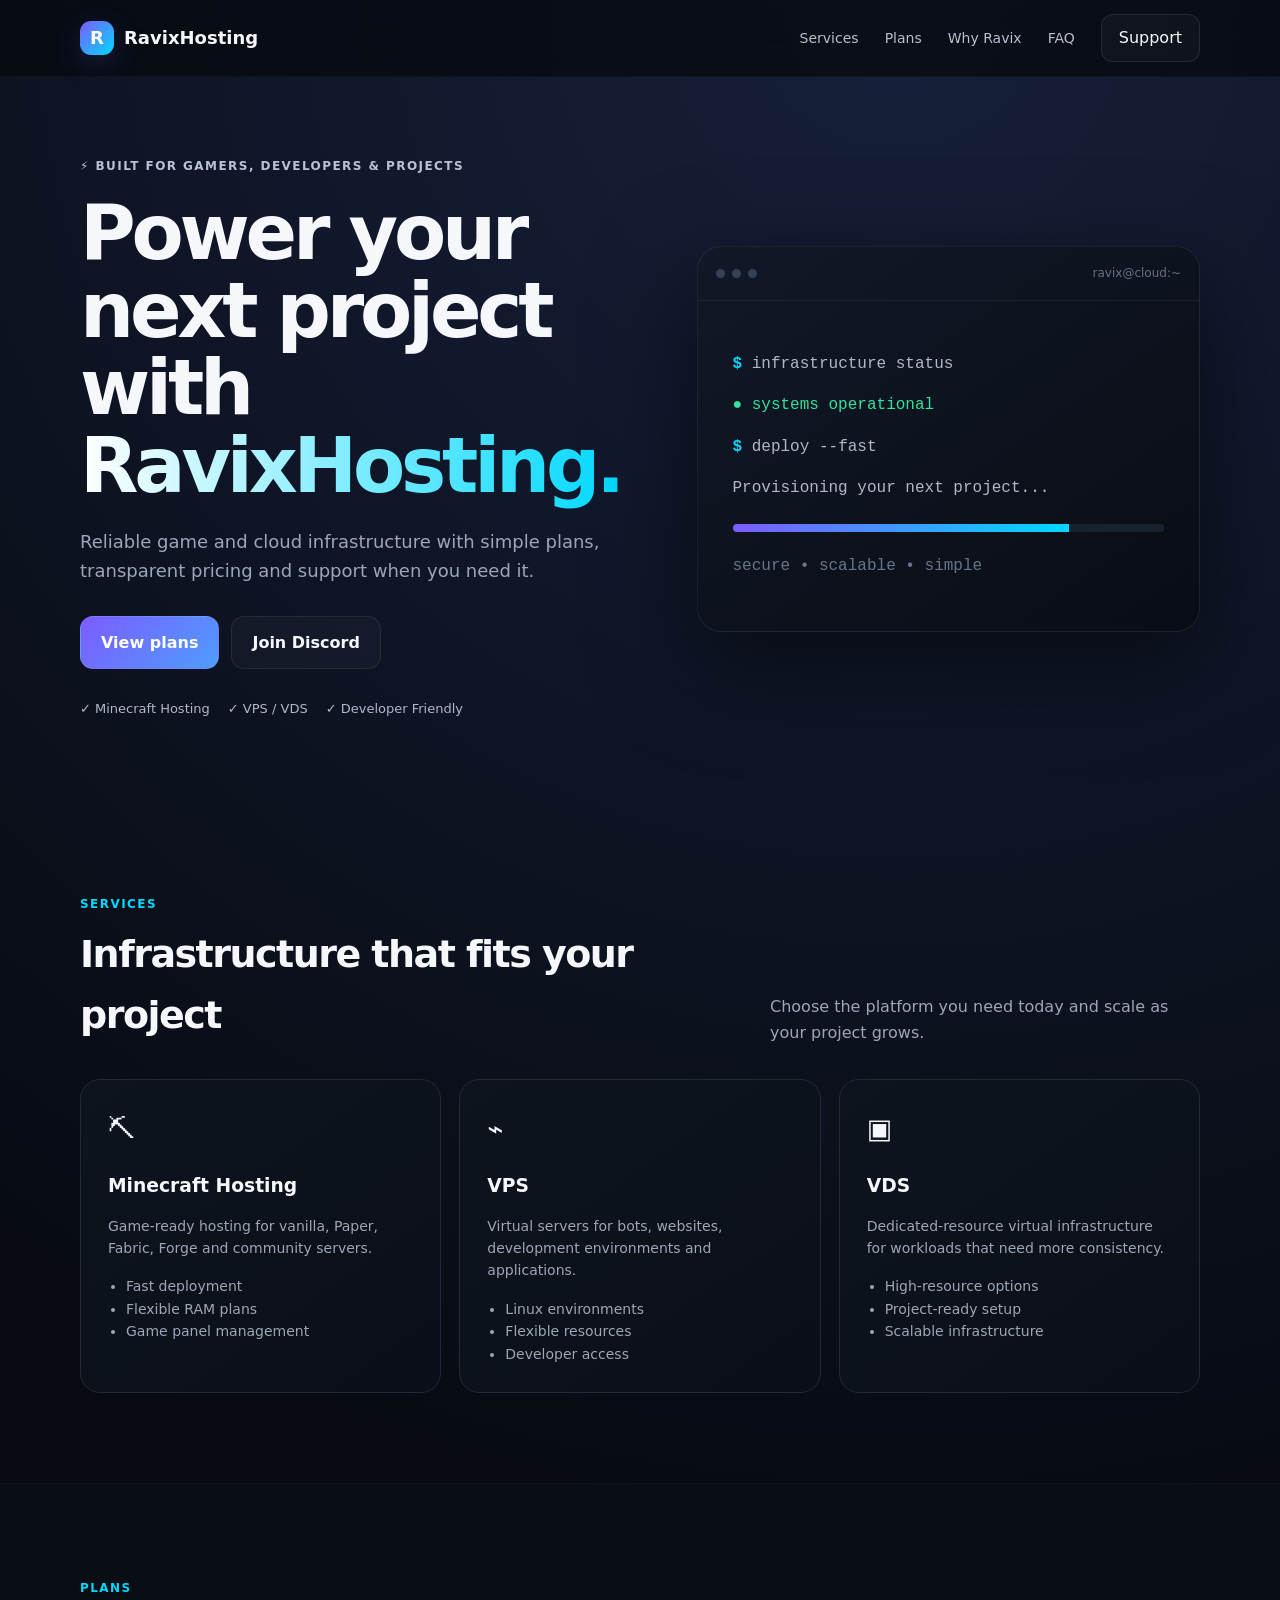
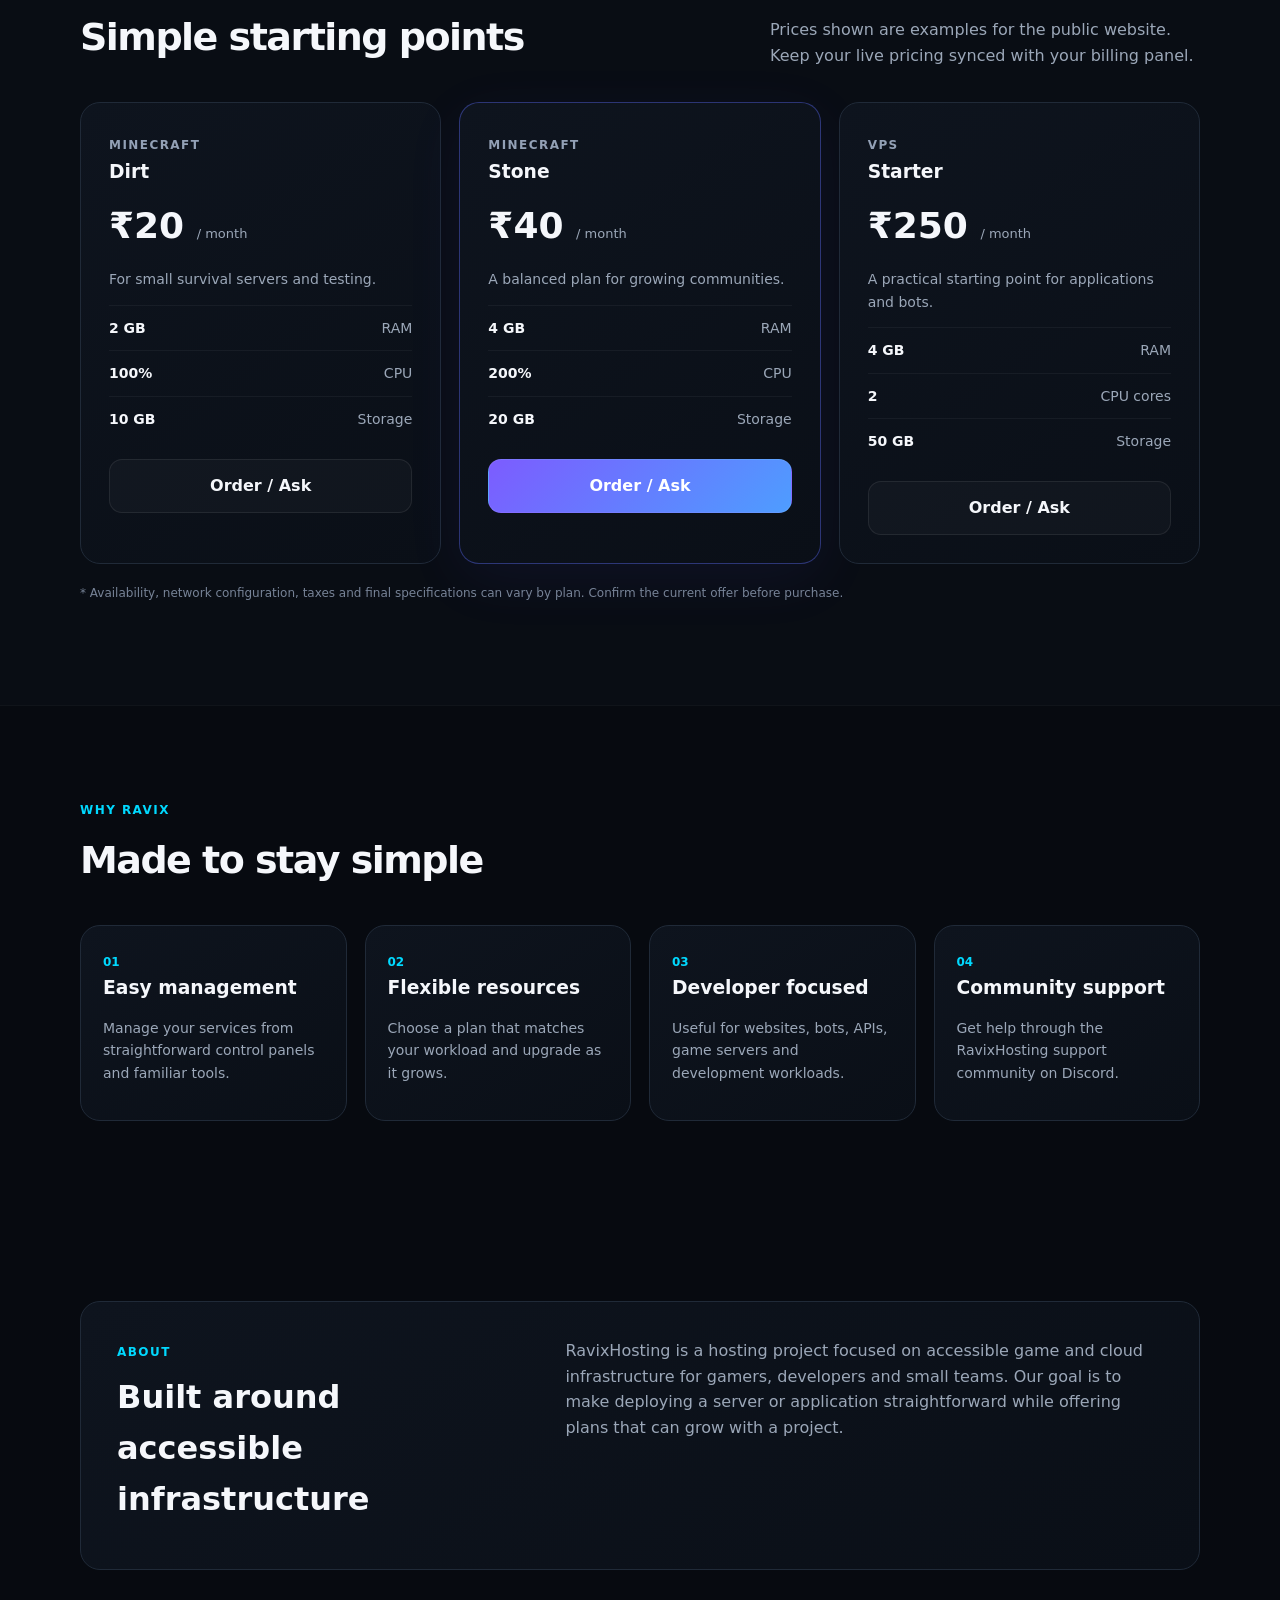
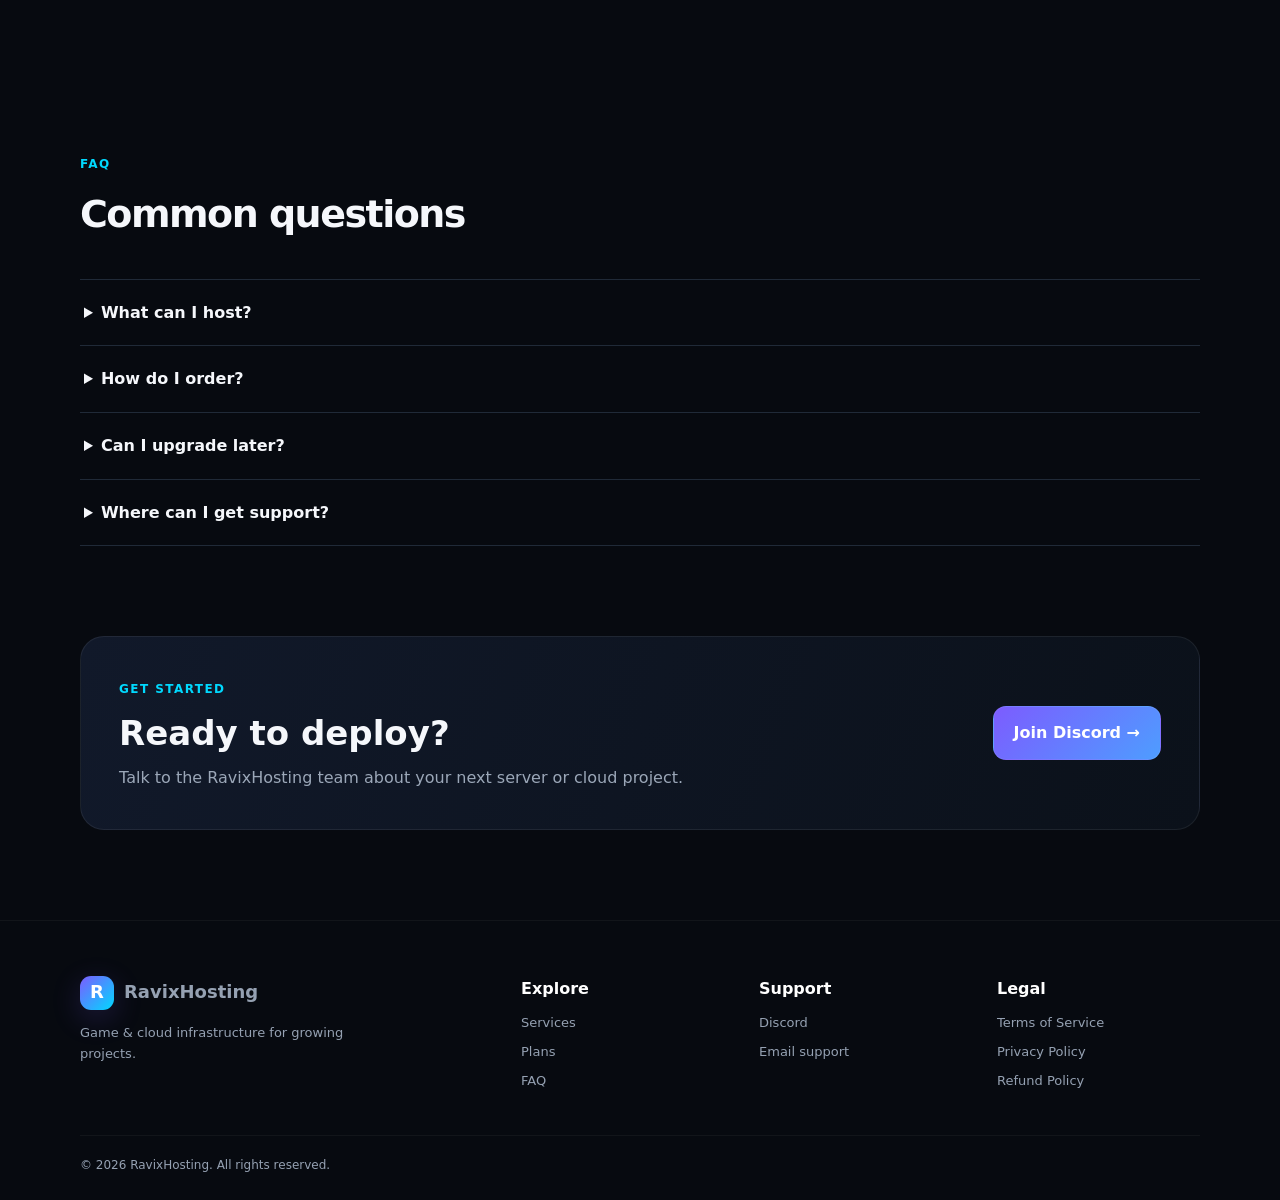
<file: index.html>
<!doctype html>
<html lang="en">
<head>
  <meta charset="utf-8">
  <meta name="viewport" content="width=device-width,initial-scale=1">
  <meta name="description" content="RavixHosting provides Minecraft hosting, VPS and VDS infrastructure for gamers, developers and growing projects.">
  <meta name="theme-color" content="#080b12">
  <title>RavixHosting — Game & Cloud Hosting</title>
  <link rel="stylesheet" href="styles.css">
</head>
<body>
  <header class="nav-wrap">
    <nav class="nav container">
      <a class="brand" href="#home" aria-label="RavixHosting home">
        <span class="brand-mark">R</span><span>RavixHosting</span>
      </a>
      <button class="menu-btn" aria-label="Open menu" aria-expanded="false">☰</button>
      <div class="nav-links">
        <a href="#services">Services</a>
        <a href="#plans">Plans</a>
        <a href="#why">Why Ravix</a>
        <a href="#faq">FAQ</a>
        <a class="nav-cta" href="https://discord.gg/nexorahost" target="_blank" rel="noopener">Support</a>
      </div>
    </nav>
  </header>

  <main id="home">
    <section class="hero container">
      <div class="hero-copy">
        <div class="eyebrow">⚡ Built for gamers, developers & projects</div>
        <h1>Power your next project with <span>RavixHosting.</span></h1>
        <p>Reliable game and cloud infrastructure with simple plans, transparent pricing and support when you need it.</p>
        <div class="hero-actions">
          <a class="btn primary" href="#plans">View plans</a>
          <a class="btn secondary" href="https://discord.gg/nexorahost" target="_blank" rel="noopener">Join Discord</a>
        </div>
        <div class="trust-row">
          <span>✓ Minecraft Hosting</span>
          <span>✓ VPS / VDS</span>
          <span>✓ Developer Friendly</span>
        </div>
      </div>
      <div class="hero-card">
        <div class="terminal-top"><i></i><i></i><i></i><span>ravix@cloud:~</span></div>
        <div class="terminal-body">
          <p><b>$</b> infrastructure status</p>
          <p class="ok">● systems operational</p>
          <p><b>$</b> deploy --fast</p>
          <p>Provisioning your next project...</p>
          <div class="progress"><span></span></div>
          <p class="muted">secure • scalable • simple</p>
        </div>
      </div>
    </section>

    <section id="services" class="section container">
      <div class="section-head">
        <div><span class="kicker">SERVICES</span><h2>Infrastructure that fits your project</h2></div>
        <p>Choose the platform you need today and scale as your project grows.</p>
      </div>
      <div class="grid three">
        <article class="card service">
          <div class="icon">⛏</div><h3>Minecraft Hosting</h3>
          <p>Game-ready hosting for vanilla, Paper, Fabric, Forge and community servers.</p>
          <ul><li>Fast deployment</li><li>Flexible RAM plans</li><li>Game panel management</li></ul>
        </article>
        <article class="card service">
          <div class="icon">⌁</div><h3>VPS</h3>
          <p>Virtual servers for bots, websites, development environments and applications.</p>
          <ul><li>Linux environments</li><li>Flexible resources</li><li>Developer access</li></ul>
        </article>
        <article class="card service">
          <div class="icon">▣</div><h3>VDS</h3>
          <p>Dedicated-resource virtual infrastructure for workloads that need more consistency.</p>
          <ul><li>High-resource options</li><li>Project-ready setup</li><li>Scalable infrastructure</li></ul>
        </article>
      </div>
    </section>

    <section id="plans" class="section plans-section">
      <div class="container">
        <div class="section-head">
          <div><span class="kicker">PLANS</span><h2>Simple starting points</h2></div>
          <p>Prices shown are examples for the public website. Keep your live pricing synced with your billing panel.</p>
        </div>
        <div class="grid three">
          <article class="price-card">
            <span class="tag">MINECRAFT</span><h3>Dirt</h3><div class="price">₹20 <small>/ month</small></div>
            <p>For small survival servers and testing.</p>
            <div class="spec"><b>2 GB</b><span>RAM</span></div><div class="spec"><b>100%</b><span>CPU</span></div><div class="spec"><b>10 GB</b><span>Storage</span></div>
            <a class="btn secondary full" href="https://discord.gg/nexorahost" target="_blank" rel="noopener">Order / Ask</a>
          </article>
          <article class="price-card featured">
            <span class="tag">MINECRAFT</span><h3>Stone</h3><div class="price">₹40 <small>/ month</small></div>
            <p>A balanced plan for growing communities.</p>
            <div class="spec"><b>4 GB</b><span>RAM</span></div><div class="spec"><b>200%</b><span>CPU</span></div><div class="spec"><b>20 GB</b><span>Storage</span></div>
            <a class="btn primary full" href="https://discord.gg/nexorahost" target="_blank" rel="noopener">Order / Ask</a>
          </article>
          <article class="price-card">
            <span class="tag">VPS</span><h3>Starter</h3><div class="price">₹250 <small>/ month</small></div>
            <p>A practical starting point for applications and bots.</p>
            <div class="spec"><b>4 GB</b><span>RAM</span></div><div class="spec"><b>2</b><span>CPU cores</span></div><div class="spec"><b>50 GB</b><span>Storage</span></div>
            <a class="btn secondary full" href="https://discord.gg/nexorahost" target="_blank" rel="noopener">Order / Ask</a>
          </article>
        </div>
        <p class="pricing-note">* Availability, network configuration, taxes and final specifications can vary by plan. Confirm the current offer before purchase.</p>
      </div>
    </section>

    <section id="why" class="section container">
      <div class="section-head"><div><span class="kicker">WHY RAVIX</span><h2>Made to stay simple</h2></div></div>
      <div class="grid four">
        <div class="mini"><b>01</b><h3>Easy management</h3><p>Manage your services from straightforward control panels and familiar tools.</p></div>
        <div class="mini"><b>02</b><h3>Flexible resources</h3><p>Choose a plan that matches your workload and upgrade as it grows.</p></div>
        <div class="mini"><b>03</b><h3>Developer focused</h3><p>Useful for websites, bots, APIs, game servers and development workloads.</p></div>
        <div class="mini"><b>04</b><h3>Community support</h3><p>Get help through the RavixHosting support community on Discord.</p></div>
      </div>
    </section>

    <section class="section container about">
      <div class="about-box">
        <div><span class="kicker">ABOUT</span><h2>Built around accessible infrastructure</h2></div>
        <p>RavixHosting is a hosting project focused on accessible game and cloud infrastructure for gamers, developers and small teams. Our goal is to make deploying a server or application straightforward while offering plans that can grow with a project.</p>
      </div>
    </section>

    <section id="faq" class="section container">
      <div class="section-head"><div><span class="kicker">FAQ</span><h2>Common questions</h2></div></div>
      <div class="faq">
        <details><summary>What can I host?</summary><p>Minecraft servers, websites, bots, APIs, development environments and other workloads supported by your selected service.</p></details>
        <details><summary>How do I order?</summary><p>Join our Discord support community and confirm the current plan, availability and payment instructions before purchasing.</p></details>
        <details><summary>Can I upgrade later?</summary><p>Resource upgrades depend on current availability and the service type. Contact support for the available upgrade path.</p></details>
        <details><summary>Where can I get support?</summary><p>Use the Discord support link below. Never post passwords, API keys or payment credentials in public channels.</p></details>
      </div>
    </section>

    <section class="cta container">
      <div><span class="kicker">GET STARTED</span><h2>Ready to deploy?</h2><p>Talk to the RavixHosting team about your next server or cloud project.</p></div>
      <a class="btn primary" href="https://discord.gg/nexorahost" target="_blank" rel="noopener">Join Discord →</a>
    </section>
  </main>

  <footer>
    <div class="container footer-grid">
      <div><a class="brand" href="#home"><span class="brand-mark">R</span><span>RavixHosting</span></a><p>Game & cloud infrastructure for growing projects.</p></div>
      <div><h4>Explore</h4><a href="#services">Services</a><a href="#plans">Plans</a><a href="#faq">FAQ</a></div>
      <div><h4>Support</h4><a href="https://discord.gg/nexorahost" target="_blank" rel="noopener">Discord</a><a href="mailto:support@ravixhosting.bond">Email support</a></div>
      <div><h4>Legal</h4><a href="terms.html">Terms of Service</a><a href="privacy.html">Privacy Policy</a><a href="refund.html">Refund Policy</a></div>
    </div>
    <div class="container copyright">© <span id="year"></span> RavixHosting. All rights reserved.</div>
  </footer>
  <script src="script.js"></script>
</body>
</html>
</file>
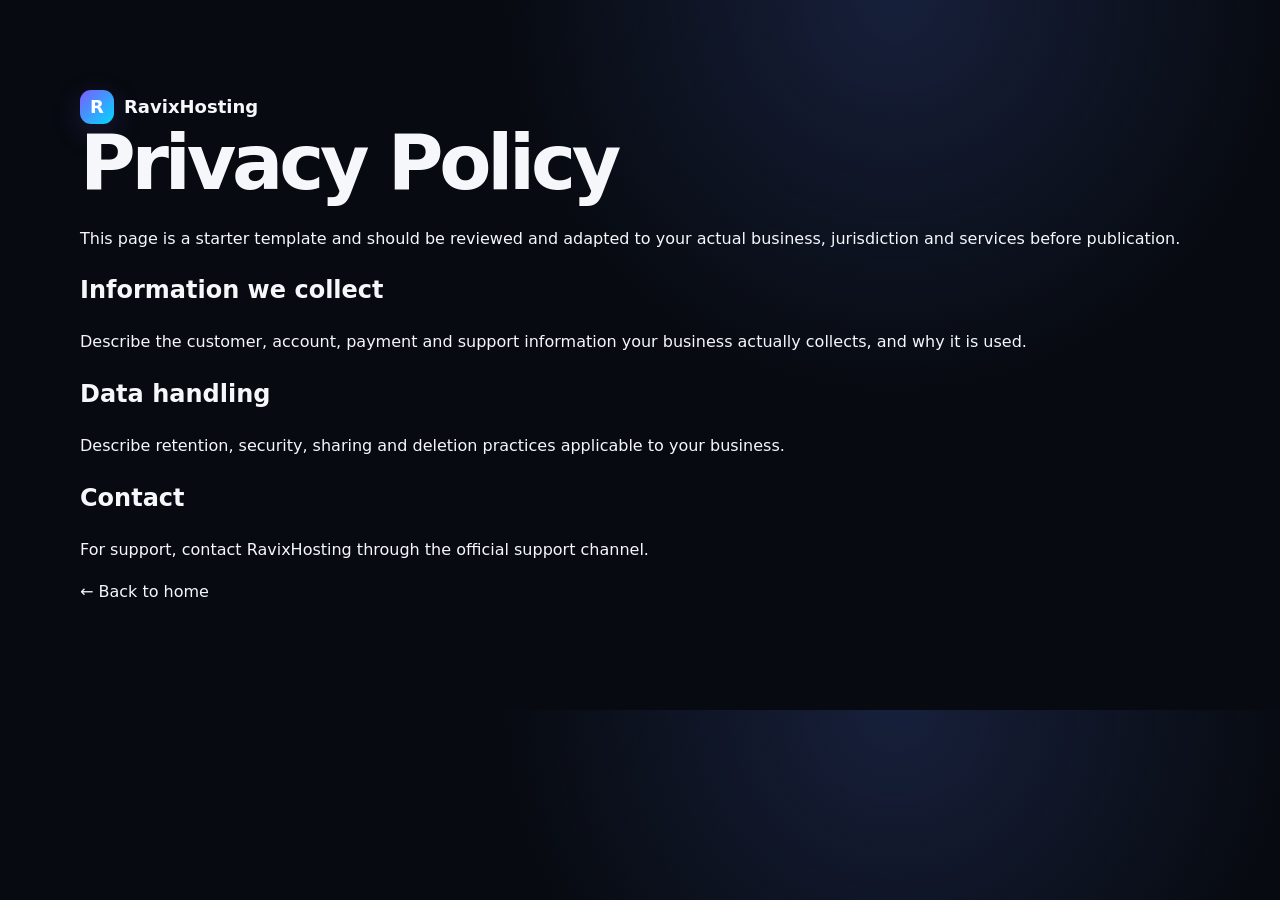
<file: privacy.html>
<!doctype html><html><head><meta charset="utf-8"><meta name="viewport" content="width=device-width,initial-scale=1"><title>Privacy — RavixHosting</title><link rel="stylesheet" href="styles.css"></head><body><main class="container section"><a class="brand" href="index.html"><span class="brand-mark">R</span> RavixHosting</a><h1>Privacy Policy</h1><p class="hero-copy">This page is a starter template and should be reviewed and adapted to your actual business, jurisdiction and services before publication.</p><h2>Information we collect</h2><p>Describe the customer, account, payment and support information your business actually collects, and why it is used.</p><h2>Data handling</h2><p>Describe retention, security, sharing and deletion practices applicable to your business.</p><h2>Contact</h2><p>For support, contact RavixHosting through the official support channel.</p><p><a href="index.html">← Back to home</a></p></main></body></html>
</file>
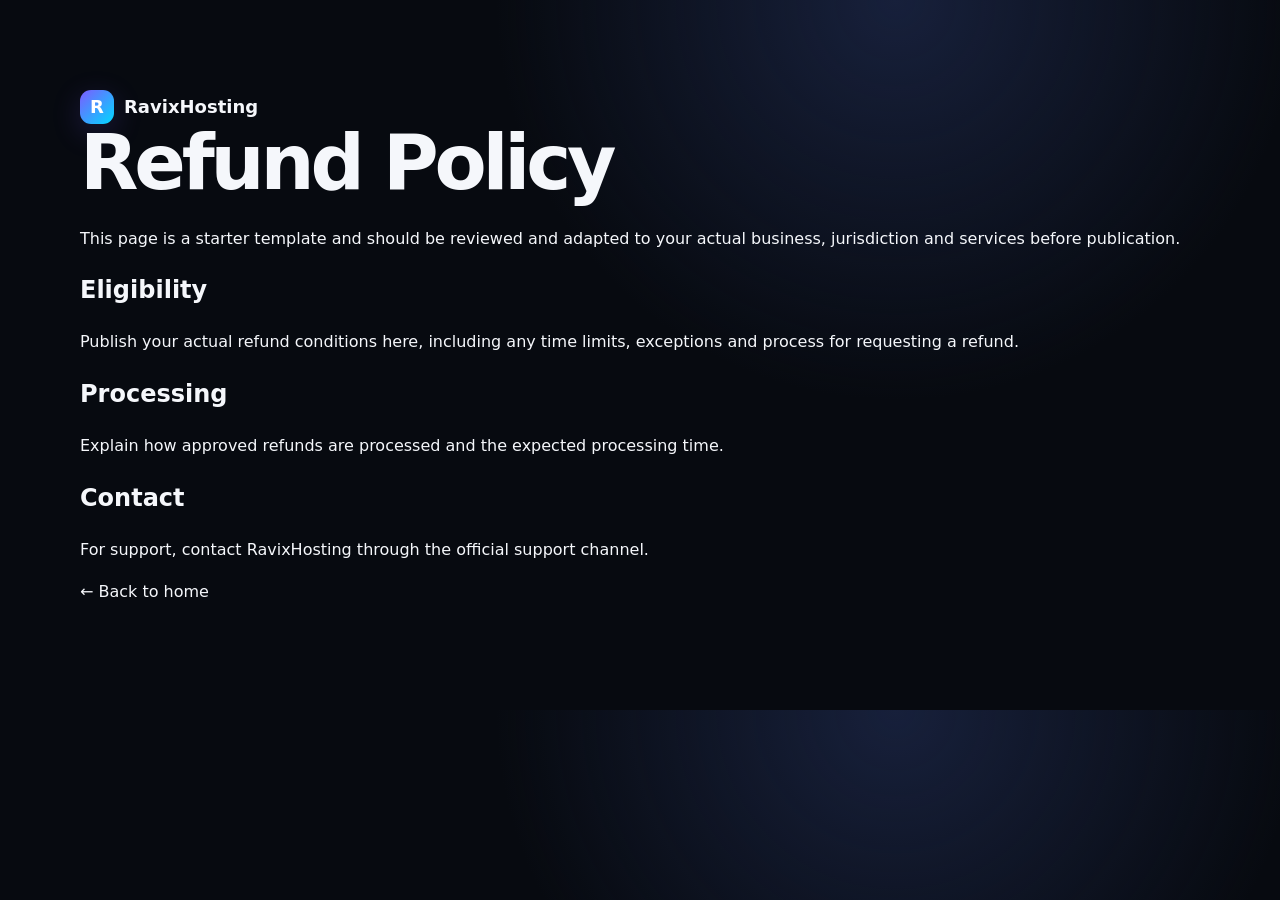
<file: refund.html>
<!doctype html><html><head><meta charset="utf-8"><meta name="viewport" content="width=device-width,initial-scale=1"><title>Refund Policy — RavixHosting</title><link rel="stylesheet" href="styles.css"></head><body><main class="container section"><a class="brand" href="index.html"><span class="brand-mark">R</span> RavixHosting</a><h1>Refund Policy</h1><p class="hero-copy">This page is a starter template and should be reviewed and adapted to your actual business, jurisdiction and services before publication.</p><h2>Eligibility</h2><p>Publish your actual refund conditions here, including any time limits, exceptions and process for requesting a refund.</p><h2>Processing</h2><p>Explain how approved refunds are processed and the expected processing time.</p><h2>Contact</h2><p>For support, contact RavixHosting through the official support channel.</p><p><a href="index.html">← Back to home</a></p></main></body></html>
</file>
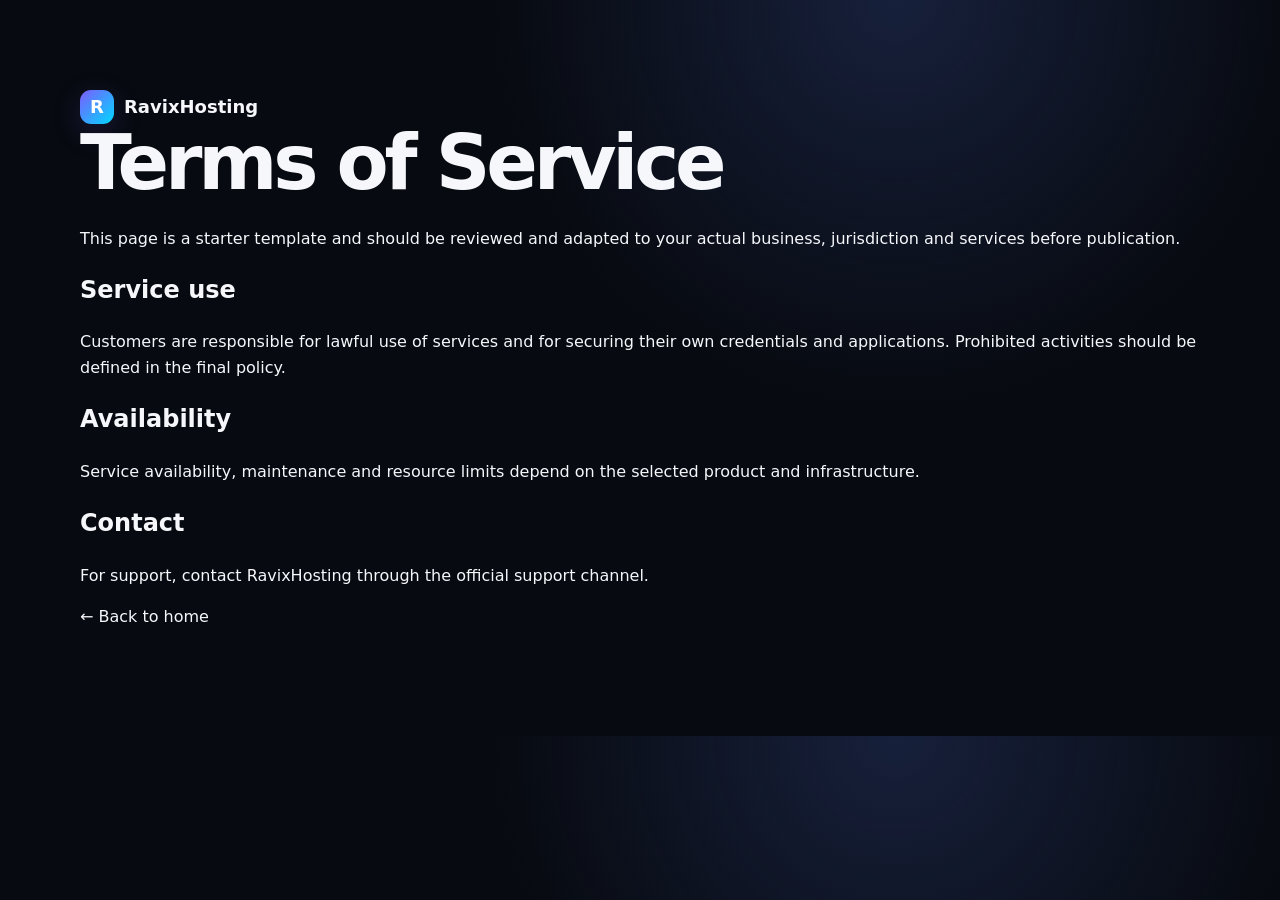
<file: terms.html>
<!doctype html><html><head><meta charset="utf-8"><meta name="viewport" content="width=device-width,initial-scale=1"><title>Terms — RavixHosting</title><link rel="stylesheet" href="styles.css"></head><body><main class="container section"><a class="brand" href="index.html"><span class="brand-mark">R</span> RavixHosting</a><h1>Terms of Service</h1><p class="hero-copy">This page is a starter template and should be reviewed and adapted to your actual business, jurisdiction and services before publication.</p><h2>Service use</h2><p>Customers are responsible for lawful use of services and for securing their own credentials and applications. Prohibited activities should be defined in the final policy.</p><h2>Availability</h2><p>Service availability, maintenance and resource limits depend on the selected product and infrastructure.</p><h2>Contact</h2><p>For support, contact RavixHosting through the official support channel.</p><p><a href="index.html">← Back to home</a></p></main></body></html>
</file>
<file: styles.css>
:root{--bg:#070a10;--panel:#0d121b;--panel2:#111925;--text:#f5f7fb;--muted:#9ba7b8;--line:#202a38;--accent:#7c5cff;--accent2:#00d9ff;--ok:#35e39a;--radius:20px}
*{box-sizing:border-box}html{scroll-behavior:smooth}body{margin:0;background:radial-gradient(circle at 70% 0%,#17203b 0,transparent 35%),var(--bg);color:var(--text);font-family:Inter,ui-sans-serif,system-ui,-apple-system,Segoe UI,Roboto,Arial,sans-serif;line-height:1.6}a{color:inherit;text-decoration:none}.container{width:min(1120px,calc(100% - 40px));margin:auto}
.nav-wrap{position:sticky;top:0;z-index:10;background:#070a10cc;backdrop-filter:blur(18px);border-bottom:1px solid #ffffff08}.nav{height:76px;display:flex;align-items:center;justify-content:space-between}.brand{display:flex;align-items:center;gap:10px;font-weight:800;font-size:18px}.brand-mark{width:34px;height:34px;display:grid;place-items:center;border-radius:11px;background:linear-gradient(135deg,var(--accent),var(--accent2));color:white;font-weight:900;box-shadow:0 8px 30px #7c5cff33}.nav-links{display:flex;gap:26px;align-items:center}.nav-links>a:not(.nav-cta){color:#b7c0cf;font-size:14px}.nav-links>a:hover{color:white}.nav-cta{padding:10px 17px;border:1px solid #ffffff18;border-radius:12px;background:#ffffff08}.menu-btn{display:none;background:none;border:0;color:white;font-size:25px}
.hero{min-height:650px;display:grid;grid-template-columns:1.05fr .95fr;align-items:center;gap:60px;padding:80px 0}.eyebrow,.kicker,.tag{font-size:12px;font-weight:800;letter-spacing:.12em;text-transform:uppercase}.eyebrow{color:#b8c2d5;margin-bottom:18px}.kicker{color:var(--accent2)}h1{font-size:clamp(44px,7vw,76px);line-height:1.02;letter-spacing:-.055em;margin:0 0 24px}h1 span{background:linear-gradient(90deg,#fff,var(--accent2));-webkit-background-clip:text;background-clip:text;color:transparent}.hero-copy>p{font-size:18px;color:var(--muted);max-width:650px}.hero-actions{display:flex;gap:12px;margin:30px 0}.btn{display:inline-flex;justify-content:center;align-items:center;padding:13px 20px;border-radius:13px;font-weight:750;border:1px solid #ffffff14;transition:.2s transform,.2s filter}.btn:hover{transform:translateY(-2px);filter:brightness(1.1)}.primary{background:linear-gradient(135deg,var(--accent),#4e9dff);color:#fff}.secondary{background:#ffffff07}.full{width:100%;margin-top:18px}.trust-row{display:flex;flex-wrap:wrap;gap:18px;color:#aeb9c9;font-size:13px}.hero-card{border:1px solid #ffffff12;border-radius:24px;background:linear-gradient(145deg,#111827,#090d15);box-shadow:0 30px 100px #0008;overflow:hidden}.terminal-top{height:54px;padding:0 18px;display:flex;align-items:center;gap:7px;border-bottom:1px solid #ffffff0d;color:#657286;font-size:12px}.terminal-top i{width:9px;height:9px;border-radius:50%;background:#334155}.terminal-top span{margin-left:auto}.terminal-body{padding:35px;font-family:ui-monospace,SFMono-Regular,Menlo,monospace;color:#aeb9c9}.terminal-body b{color:var(--accent2)}.terminal-body .ok{color:var(--ok)}.terminal-body .muted{color:#68768b}.progress{height:8px;background:#182130;border-radius:99px;margin:22px 0;overflow:hidden}.progress span{display:block;height:100%;width:78%;background:linear-gradient(90deg,var(--accent),var(--accent2));animation:pulse 2s infinite}@keyframes pulse{50%{opacity:.65}}
.section{padding:90px 0}.section-head{display:flex;justify-content:space-between;gap:40px;align-items:end;margin-bottom:34px}.section-head h2{font-size:38px;letter-spacing:-.04em;margin:8px 0 0}.section-head>p{max-width:430px;color:var(--muted);margin:0}.grid{display:grid;gap:18px}.three{grid-template-columns:repeat(3,1fr)}.four{grid-template-columns:repeat(4,1fr)}.card,.price-card,.mini,.about-box{border:1px solid var(--line);background:linear-gradient(145deg,#0e141e,#0a0f17);border-radius:var(--radius)}.card{padding:27px}.service .icon{font-size:27px;margin-bottom:20px}.service h3,.price-card h3,.mini h3{margin:0 0 9px}.service p,.service li,.mini p,.price-card p{color:var(--muted);font-size:14px}.service ul{padding-left:18px;margin-bottom:0}.plans-section{background:#090d14;border-top:1px solid #ffffff07;border-bottom:1px solid #ffffff07}.price-card{padding:28px}.price-card.featured{border-color:#5d6cff66;box-shadow:0 15px 60px #625cff12}.tag{color:#93a1b6}.price-card .price{font-size:36px;font-weight:850;margin:10px 0}.price-card .price small{font-size:13px;color:var(--muted);font-weight:500}.spec{display:flex;justify-content:space-between;padding:11px 0;border-top:1px solid #ffffff0c;font-size:14px}.spec span{color:var(--muted)}.pricing-note{font-size:12px;color:#778397;margin-top:20px}.mini{padding:22px}.mini>b{color:var(--accent2);font-size:12px}.about-box{padding:36px;display:grid;grid-template-columns:.8fr 1.2fr;gap:50px}.about-box h2{font-size:32px;margin:8px 0}.about-box p{color:var(--muted);margin:0}.faq{border-top:1px solid var(--line)}details{border-bottom:1px solid var(--line);padding:20px 4px}summary{cursor:pointer;font-weight:700}details p{color:var(--muted);max-width:800px}.cta{margin-bottom:90px;padding:38px;border-radius:24px;border:1px solid #ffffff12;background:linear-gradient(110deg,#11192a,#0b111a);display:flex;justify-content:space-between;align-items:center;gap:30px}.cta h2{font-size:34px;margin:5px 0}.cta p{color:var(--muted);margin:0}
footer{border-top:1px solid #ffffff0b;padding:55px 0 25px;color:#95a1b2}.footer-grid{display:grid;grid-template-columns:2fr 1fr 1fr 1fr;gap:35px}.footer-grid p{font-size:13px;max-width:280px}.footer-grid h4{color:white;margin:0 0 12px}.footer-grid>div>a:not(.brand){display:block;font-size:13px;margin:8px 0}.copyright{border-top:1px solid #ffffff0b;margin-top:35px;padding-top:20px;font-size:12px}
@media(max-width:800px){.container{width:min(100% - 28px,1120px)}.menu-btn{display:block}.nav-links{display:none;position:absolute;top:76px;left:0;right:0;background:#080b12;border-bottom:1px solid #ffffff0d;padding:15px;flex-direction:column;align-items:stretch}.nav-links.open{display:flex}.nav-cta{text-align:center}.hero{grid-template-columns:1fr;padding:60px 0}.hero-card{display:none}.section{padding:65px 0}.section-head{display:block}.section-head>p{margin-top:15px}.three,.four{grid-template-columns:1fr}.about-box{grid-template-columns:1fr;gap:20px}.cta{display:block}.cta .btn{margin-top:22px}.footer-grid{grid-template-columns:1fr 1fr}}
@media(max-width:480px){h1{font-size:43px}.hero-actions{flex-direction:column}.btn{width:100%}.footer-grid{grid-template-columns:1fr}.section-head h2{font-size:31px}}
</file>
